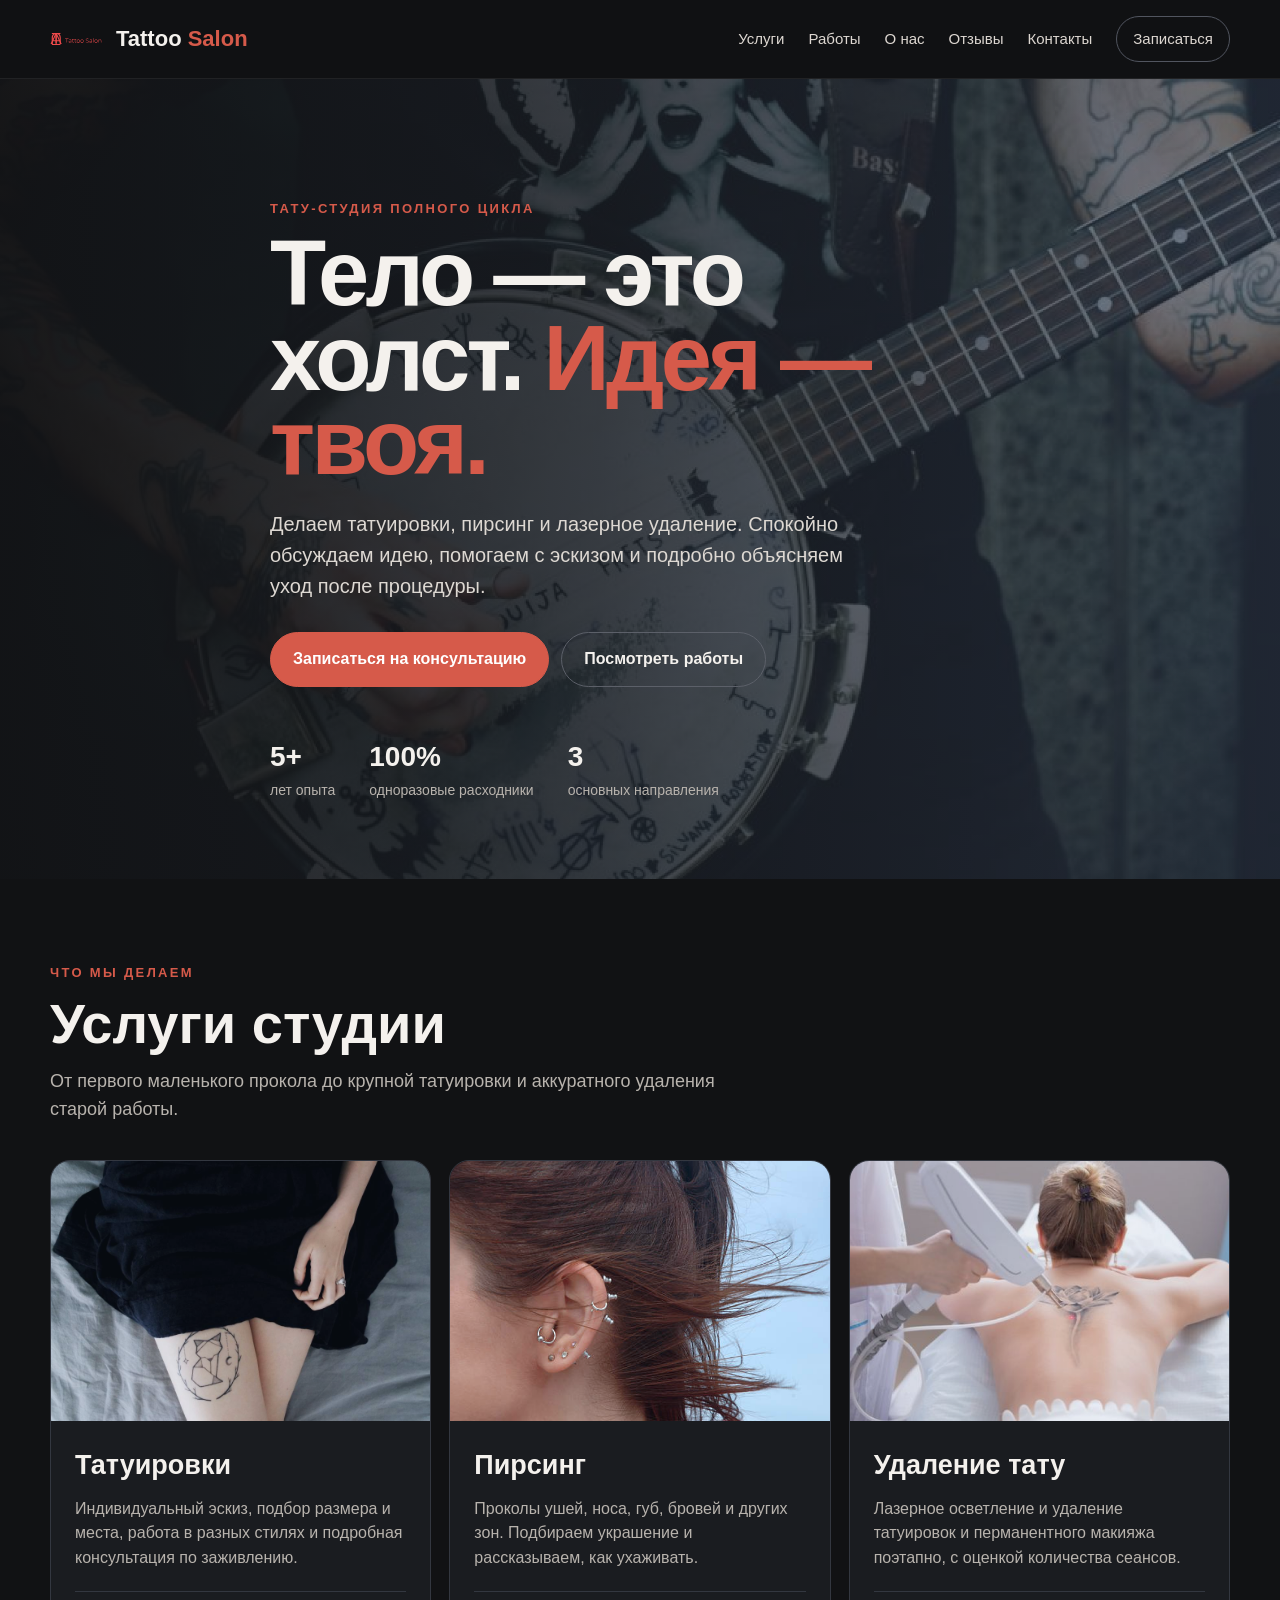
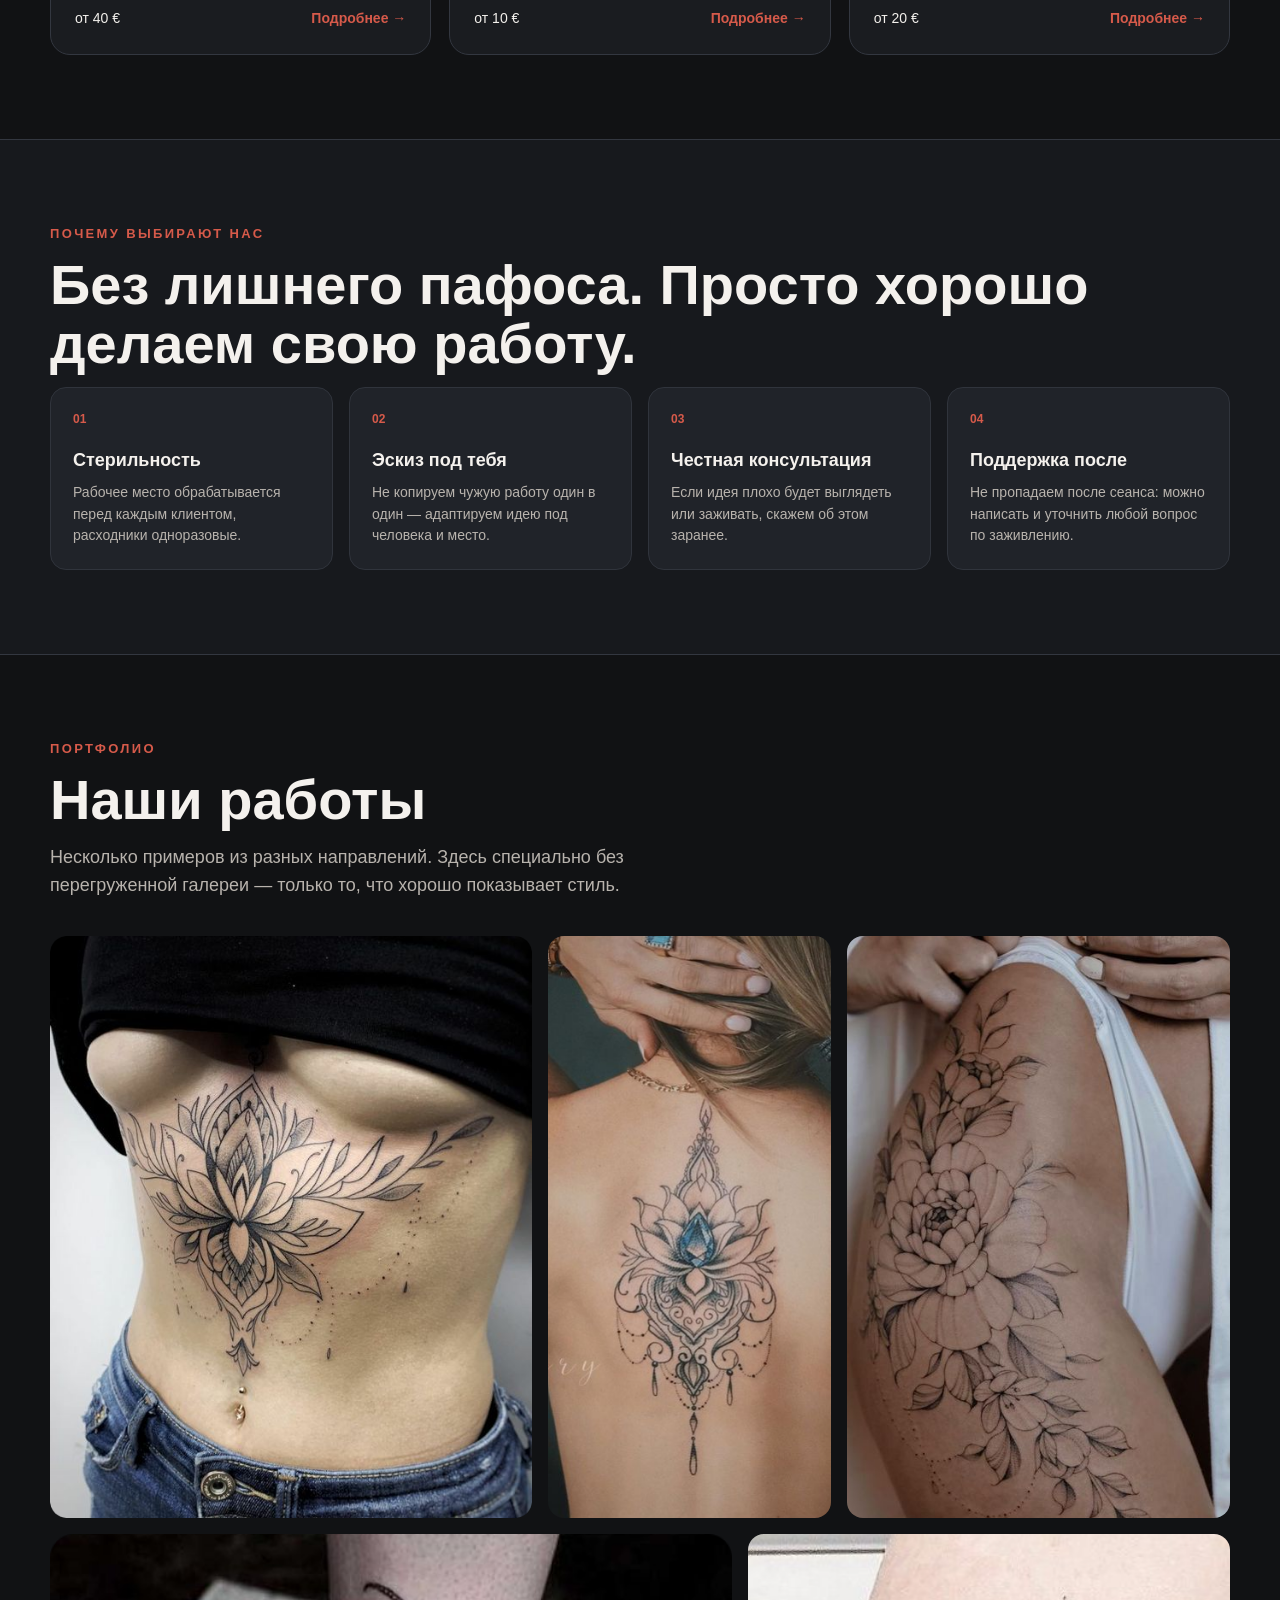
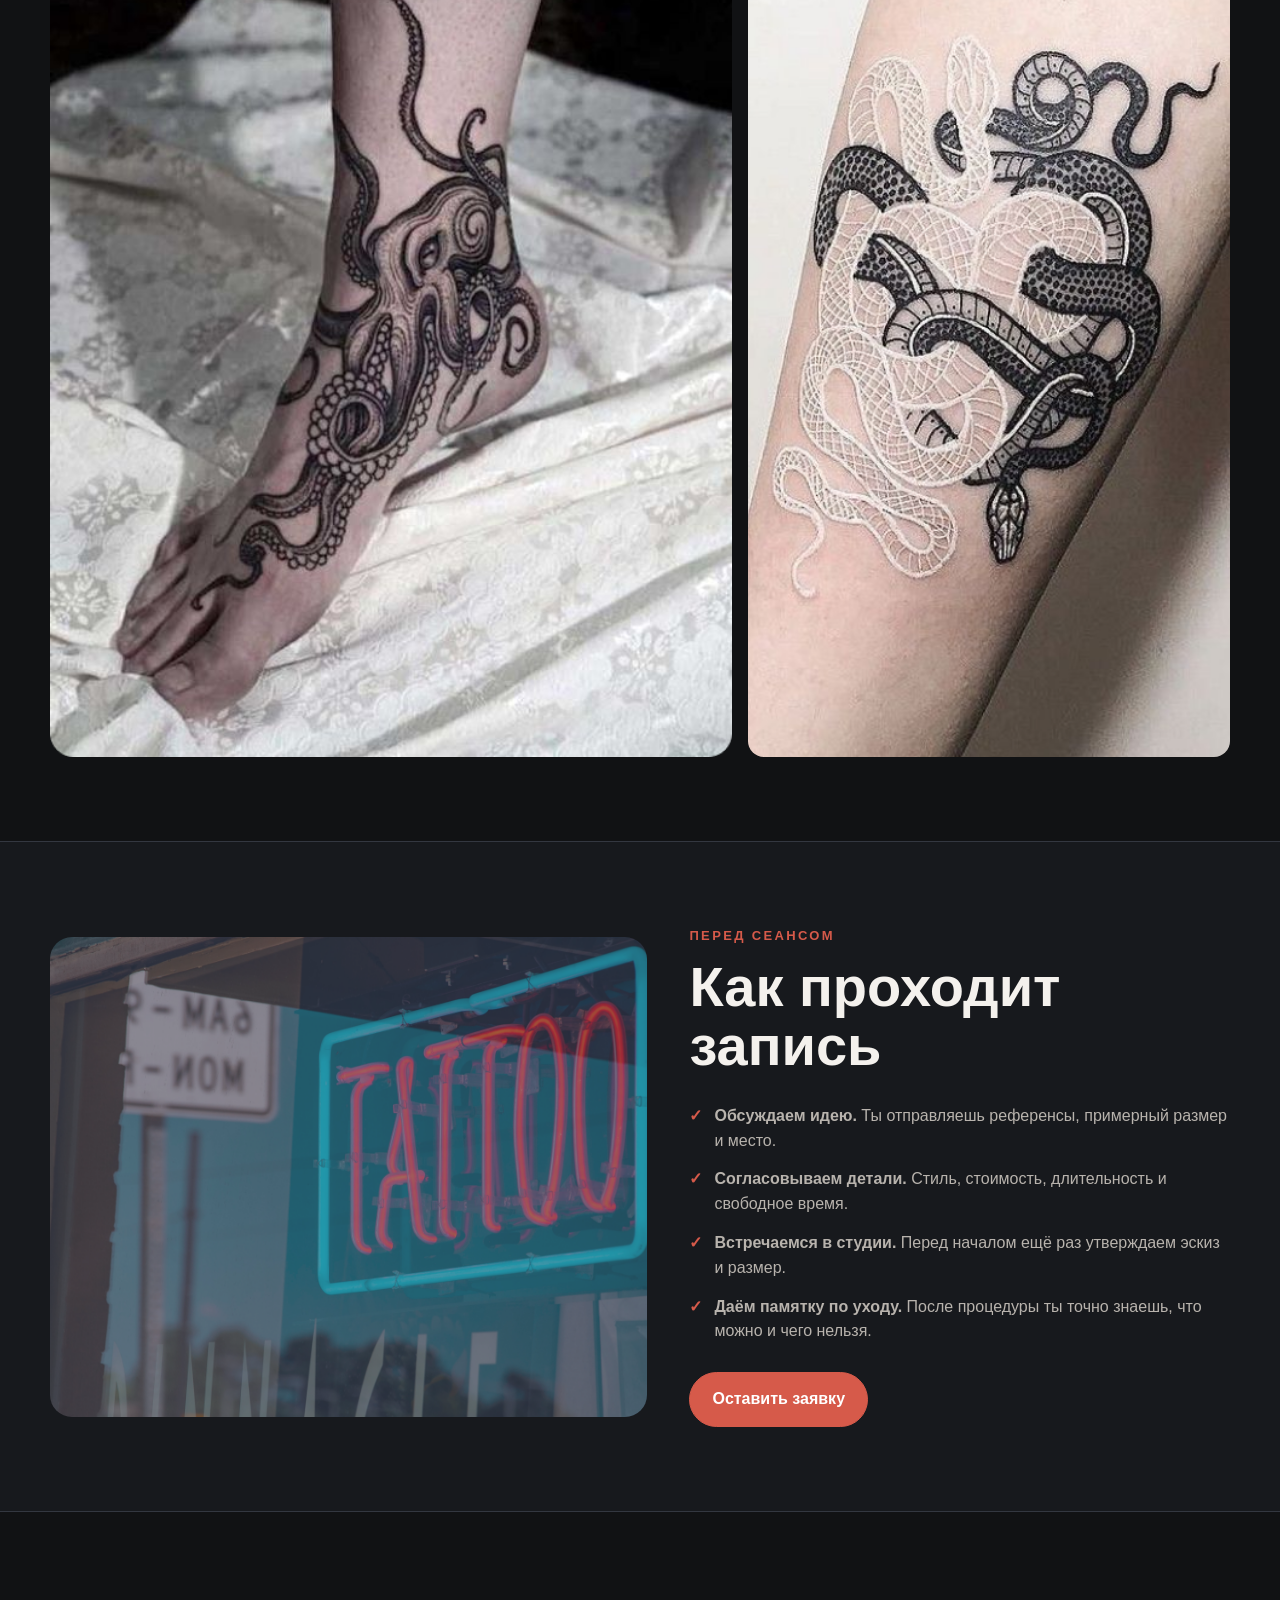
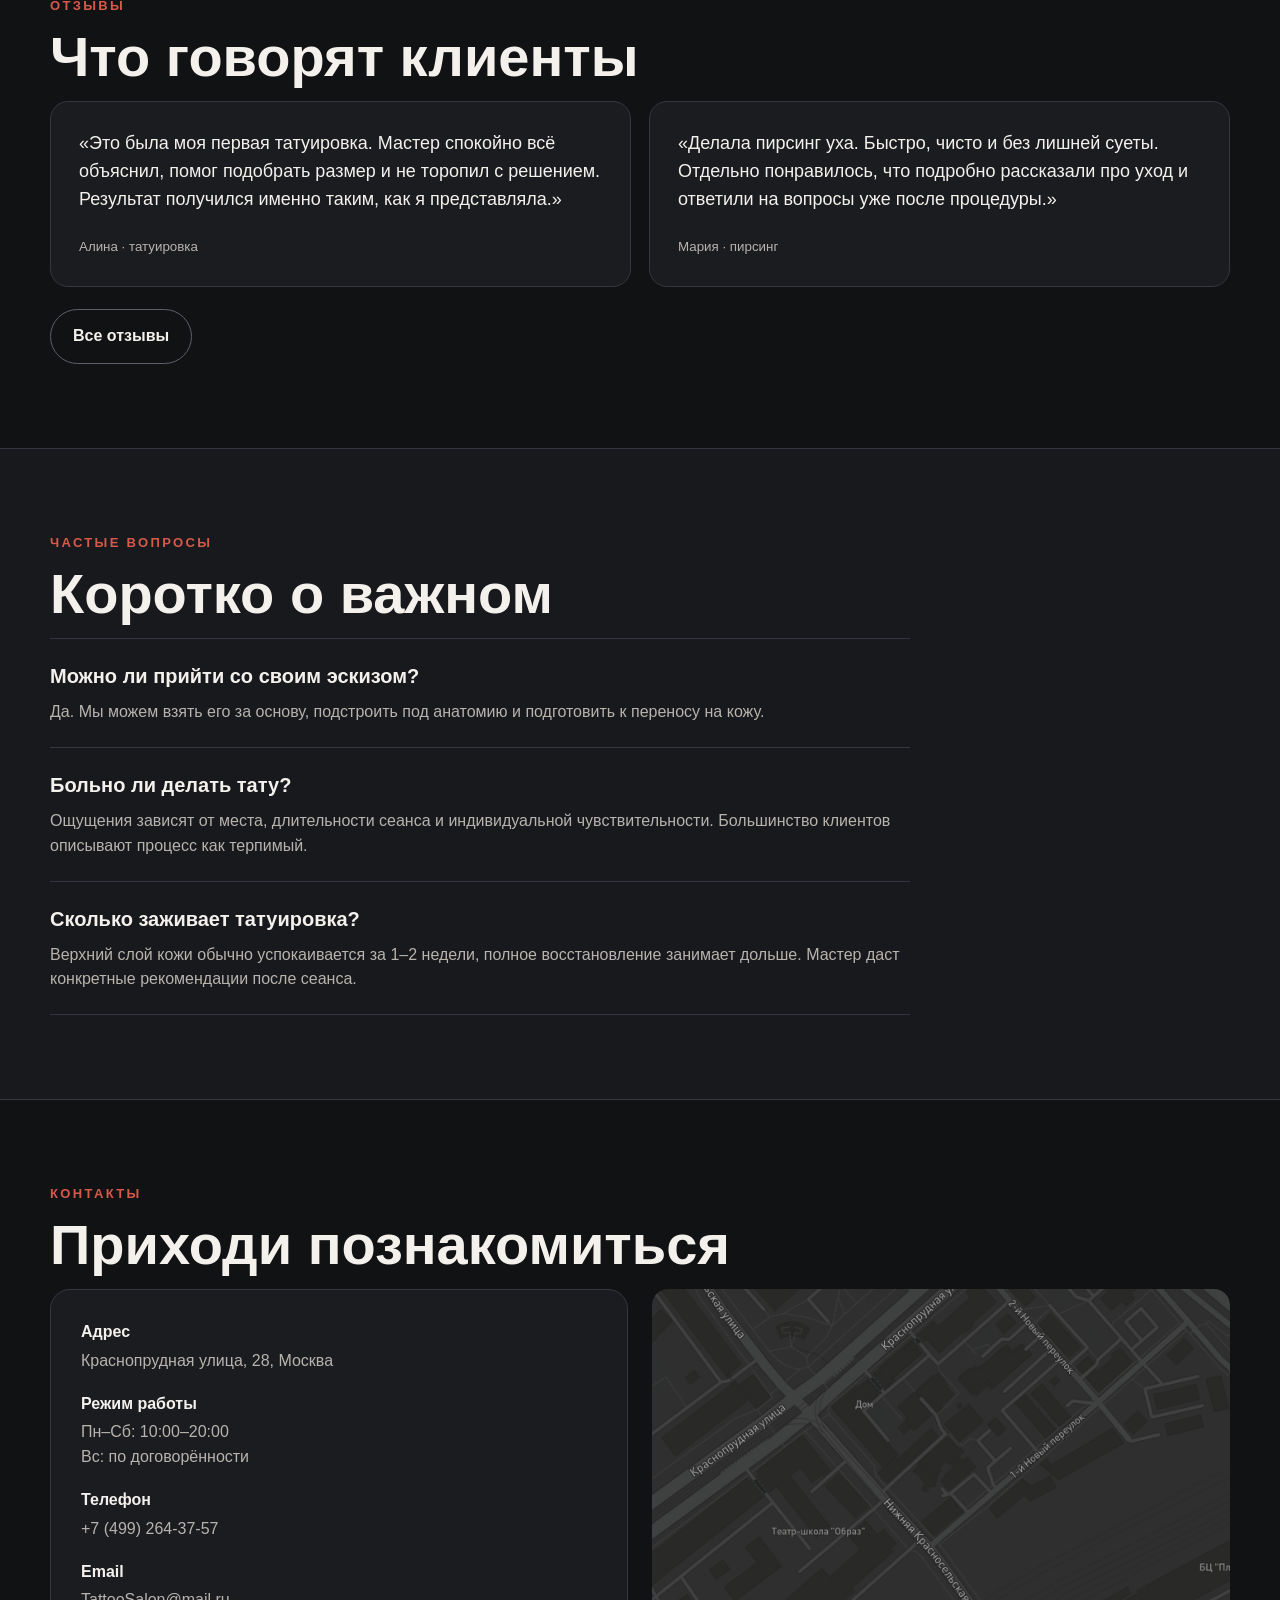
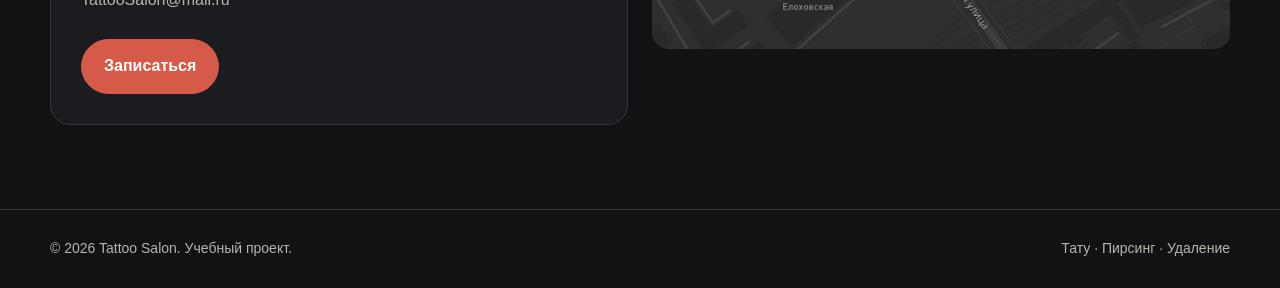
<file: index.html>
<!doctype html><html lang="ru"><head><meta charset="UTF-8"><meta name="viewport" content="width=device-width,initial-scale=1"><title>Tattoo Salon — тату, пирсинг и удаление</title><link rel="stylesheet" href="css/style.css"></head><body>
<header class="header"><div class="container nav-wrap"><a class="brand" href="index.html"><img src="images/tatu.svg" alt="Логотип"><div>Tattoo <span>Salon</span></div></a><button class="menu-btn" aria-label="Меню">☰</button><nav class="nav"><a href="#services">Услуги</a><a href="#works">Работы</a><a href="#about">О нас</a><a href="#reviews">Отзывы</a><a href="#contacts">Контакты</a><a class="nav-cta" href="registration.html">Записаться</a></nav></div></header>
<main>
<section class="hero"><div class="container hero-inner"><div class="eyebrow">Тату-студия полного цикла</div><h1>Тело — это холст. <em>Идея — твоя.</em></h1><p>Делаем татуировки, пирсинг и лазерное удаление. Спокойно обсуждаем идею, помогаем с эскизом и подробно объясняем уход после процедуры.</p><div class="hero-actions"><a class="btn" href="registration.html">Записаться на консультацию</a><a class="btn secondary" href="#works">Посмотреть работы</a></div><div class="hero-meta"><div><strong>5+</strong><span>лет опыта</span></div><div><strong>100%</strong><span>одноразовые расходники</span></div><div><strong>3</strong><span>основных направления</span></div></div></div></section>
<section class="section" id="services"><div class="container"><div class="eyebrow">Что мы делаем</div><h2 class="section-title">Услуги студии</h2><p class="section-lead">От первого маленького прокола до крупной татуировки и аккуратного удаления старой работы.</p><div class="services-grid">
<article class="service-card"><img src="images/13.png" alt="Татуировка"><div class="service-body"><h3>Татуировки</h3><p>Индивидуальный эскиз, подбор размера и места, работа в разных стилях и подробная консультация по заживлению.</p><div class="service-info"><span>от 40 €</span><span><a href="tattoo.html">Подробнее →</a></span></div></div></article>
<article class="service-card"><img src="images/12.png" alt="Пирсинг"><div class="service-body"><h3>Пирсинг</h3><p>Проколы ушей, носа, губ, бровей и других зон. Подбираем украшение и рассказываем, как ухаживать.</p><div class="service-info"><span>от 10 €</span><span><a href="piercing.html">Подробнее →</a></span></div></div></article>
<article class="service-card"><img src="images/14.png" alt="Удаление тату"><div class="service-body"><h3>Удаление тату</h3><p>Лазерное осветление и удаление татуировок и перманентного макияжа поэтапно, с оценкой количества сеансов.</p><div class="service-info"><span>от 20 €</span><span><a href="removing.html">Подробнее →</a></span></div></div></article>
</div></div></section>
<section class="section band" id="about"><div class="container"><div class="eyebrow">Почему выбирают нас</div><h2 class="section-title">Без лишнего пафоса. Просто хорошо делаем свою работу.</h2><div class="benefits"><div class="benefit"><div class="num">01</div><b>Стерильность</b><p>Рабочее место обрабатывается перед каждым клиентом, расходники одноразовые.</p></div><div class="benefit"><div class="num">02</div><b>Эскиз под тебя</b><p>Не копируем чужую работу один в один — адаптируем идею под человека и место.</p></div><div class="benefit"><div class="num">03</div><b>Честная консультация</b><p>Если идея плохо будет выглядеть или заживать, скажем об этом заранее.</p></div><div class="benefit"><div class="num">04</div><b>Поддержка после</b><p>Не пропадаем после сеанса: можно написать и уточнить любой вопрос по заживлению.</p></div></div></div></section>
<section class="section" id="works"><div class="container"><div class="eyebrow">Портфолио</div><h2 class="section-title">Наши работы</h2><p class="section-lead">Несколько примеров из разных направлений. Здесь специально без перегруженной галереи — только то, что хорошо показывает стиль.</p><div class="gallery"><img class="g1" src="images/15.png" alt="Тату работа 1"><img class="g2" src="images/16.png" alt="Тату работа 2"><img class="g3" src="images/17.png" alt="Тату работа 3"><img class="g4" src="images/18.png" alt="Тату работа 4"><img class="g5" src="images/19.png" alt="Тату работа 5"></div></div></section>
<section class="section band"><div class="container split"><div class="split-media"><img src="images/tattosalon.png" alt="Интерьер тату-студии"></div><div><div class="eyebrow">Перед сеансом</div><h2 class="section-title">Как проходит запись</h2><div class="checklist"><div class="check"><i>✓</i><p><b>Обсуждаем идею.</b> Ты отправляешь референсы, примерный размер и место.</p></div><div class="check"><i>✓</i><p><b>Согласовываем детали.</b> Стиль, стоимость, длительность и свободное время.</p></div><div class="check"><i>✓</i><p><b>Встречаемся в студии.</b> Перед началом ещё раз утверждаем эскиз и размер.</p></div><div class="check"><i>✓</i><p><b>Даём памятку по уходу.</b> После процедуры ты точно знаешь, что можно и чего нельзя.</p></div></div><a class="btn" href="registration.html">Оставить заявку</a></div></div></section>
<section class="section" id="reviews"><div class="container"><div class="eyebrow">Отзывы</div><h2 class="section-title">Что говорят клиенты</h2><div class="reviews"><article class="review"><p>«Это была моя первая татуировка. Мастер спокойно всё объяснил, помог подобрать размер и не торопил с решением. Результат получился именно таким, как я представляла.»</p><small>Алина · татуировка</small></article><article class="review"><p>«Делала пирсинг уха. Быстро, чисто и без лишней суеты. Отдельно понравилось, что подробно рассказали про уход и ответили на вопросы уже после процедуры.»</p><small>Мария · пирсинг</small></article></div><div style="margin-top:22px"><a class="btn secondary" href="feedback.html">Все отзывы</a></div></div></section>
<section class="section band"><div class="container"><div class="eyebrow">Частые вопросы</div><h2 class="section-title">Коротко о важном</h2><div class="faq"><div class="faq-item"><h3>Можно ли прийти со своим эскизом?</h3><p>Да. Мы можем взять его за основу, подстроить под анатомию и подготовить к переносу на кожу.</p></div><div class="faq-item"><h3>Больно ли делать тату?</h3><p>Ощущения зависят от места, длительности сеанса и индивидуальной чувствительности. Большинство клиентов описывают процесс как терпимый.</p></div><div class="faq-item"><h3>Сколько заживает татуировка?</h3><p>Верхний слой кожи обычно успокаивается за 1–2 недели, полное восстановление занимает дольше. Мастер даст конкретные рекомендации после сеанса.</p></div></div></div></section>
<section class="section" id="contacts"><div class="container"><div class="eyebrow">Контакты</div><h2 class="section-title">Приходи познакомиться</h2><div class="contact-grid"><div class="contact-card"><div class="contact-list"><div><b>Адрес</b><span>Краснопрудная улица, 28, Москва</span></div><div><b>Режим работы</b><span>Пн–Сб: 10:00–20:00<br>Вс: по договорённости</span></div><div><b>Телефон</b><span>+7 (499) 264-37-57</span></div><div><b>Email</b><span>TattooSalon@mail.ru</span></div></div><div style="margin-top:26px"><a class="btn" href="registration.html">Записаться</a></div></div><div><img class="map-img" src="images/Mapsicle Map.png" alt="Карта"></div></div></div></section>
</main><footer class="footer"><div class="container footer-inner"><span>© 2026 Tattoo Salon. Учебный проект.</span><div><a href="tattoo.html">Тату</a> · <a href="piercing.html">Пирсинг</a> · <a href="removing.html">Удаление</a></div></div></footer><script src="JS/slider.js"></script></body></html>
</file>
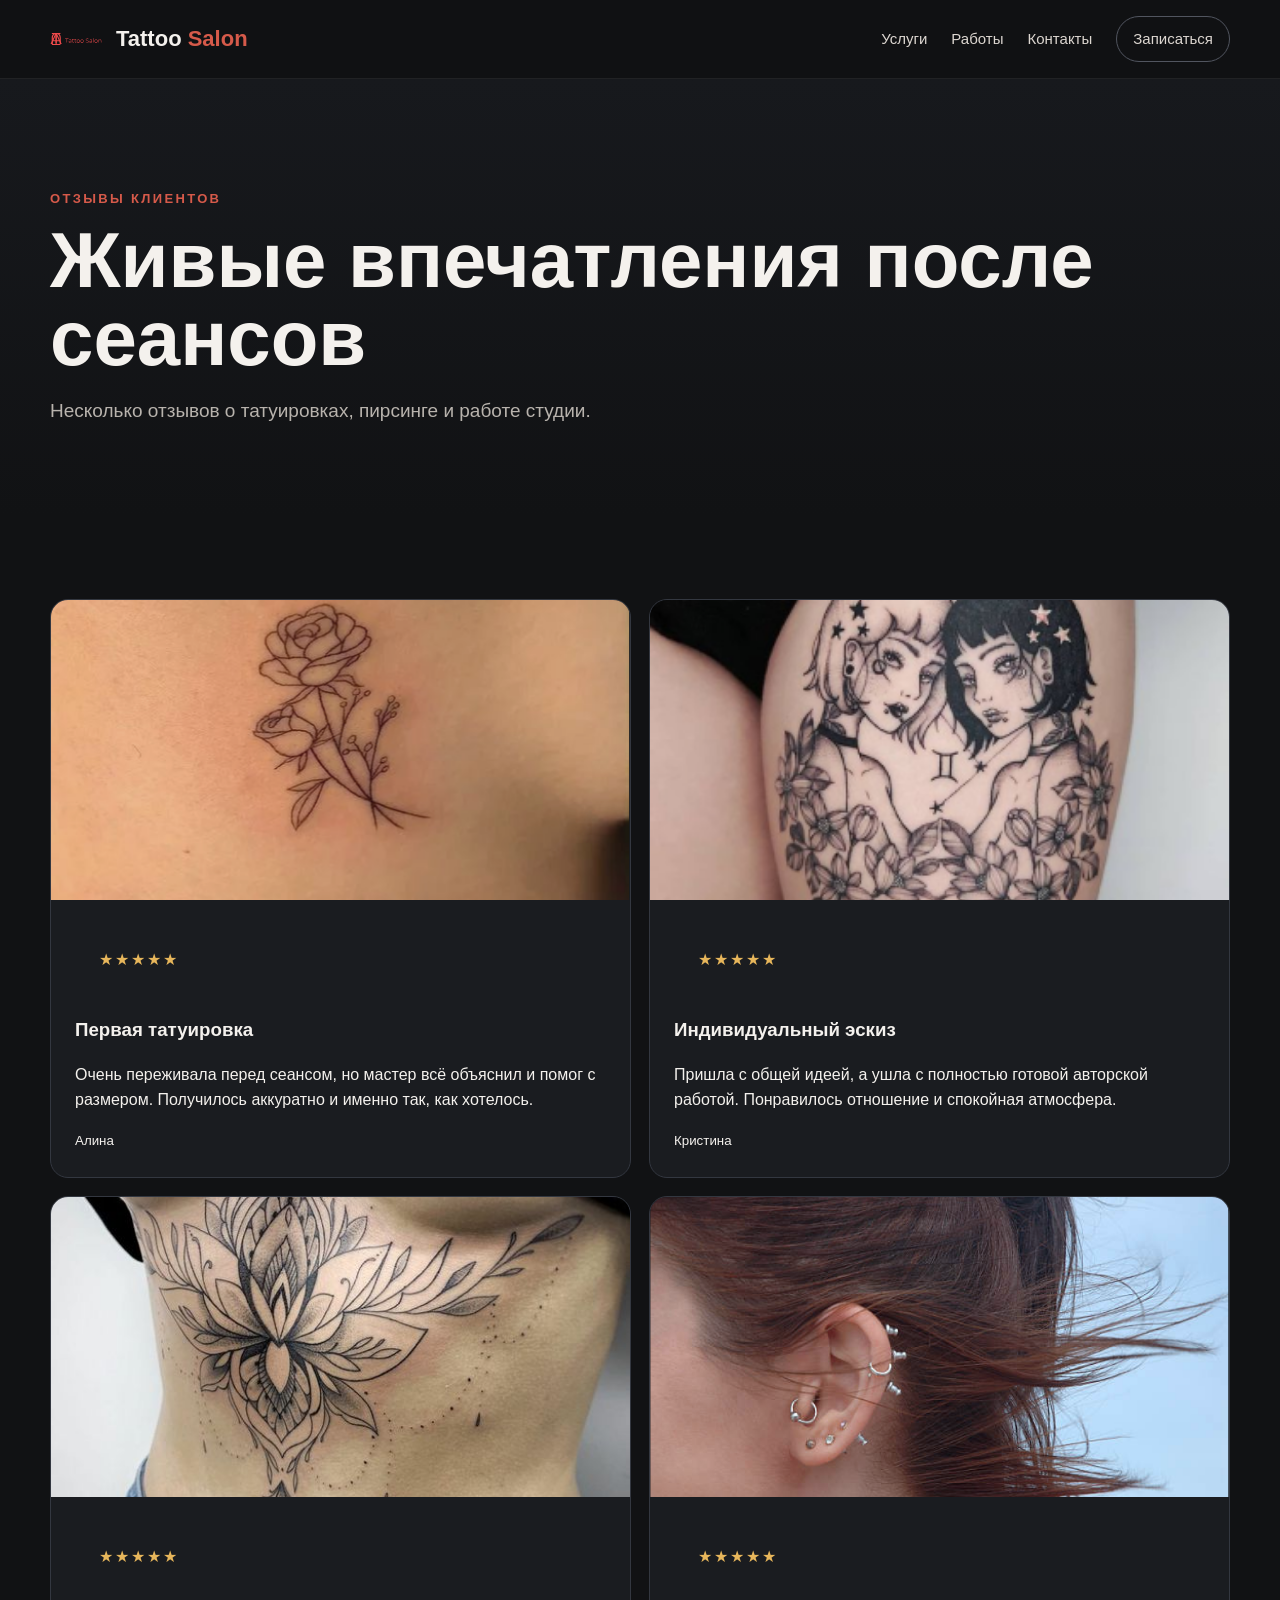
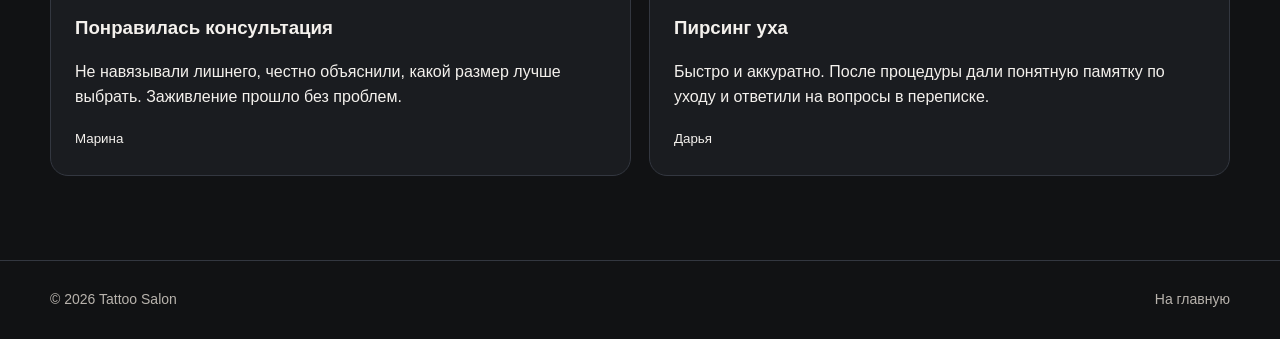
<file: feedback.html>
<!doctype html><html lang="ru"><head><meta charset="UTF-8"><meta name="viewport" content="width=device-width,initial-scale=1"><title>Отзывы — Tattoo Salon</title><link rel="stylesheet" href="css/style.css"></head><body><header class="header"><div class="container nav-wrap"><a class="brand" href="index.html"><img src="images/tatu.svg" alt="Логотип"><div>Tattoo <span>Salon</span></div></a><button class="menu-btn">☰</button><nav class="nav"><a href="index.html#services">Услуги</a><a href="index.html#works">Работы</a><a href="index.html#contacts">Контакты</a><a class="nav-cta" href="registration.html">Записаться</a></nav></div></header><section class="page-hero"><div class="container"><div class="eyebrow">Отзывы клиентов</div><h1>Живые впечатления после сеансов</h1><p>Несколько отзывов о татуировках, пирсинге и работе студии.</p></div></section><section class="section"><div class="container feedback-grid"><article class="feedback-card"><img src="images/20.png" alt="Работа клиента"><div><div class="stars">★★★★★</div><h3>Первая татуировка</h3><p>Очень переживала перед сеансом, но мастер всё объяснил и помог с размером. Получилось аккуратно и именно так, как хотелось.</p><small>Алина</small></div></article><article class="feedback-card"><img src="images/feedback/image 10.png" alt="Работа клиента"><div><div class="stars">★★★★★</div><h3>Индивидуальный эскиз</h3><p>Пришла с общей идеей, а ушла с полностью готовой авторской работой. Понравилось отношение и спокойная атмосфера.</p><small>Кристина</small></div></article><article class="feedback-card"><img src="images/15.png" alt="Работа клиента"><div><div class="stars">★★★★★</div><h3>Понравилась консультация</h3><p>Не навязывали лишнего, честно объяснили, какой размер лучше выбрать. Заживление прошло без проблем.</p><small>Марина</small></div></article><article class="feedback-card"><img src="images/12.png" alt="Пирсинг"><div><div class="stars">★★★★★</div><h3>Пирсинг уха</h3><p>Быстро и аккуратно. После процедуры дали понятную памятку по уходу и ответили на вопросы в переписке.</p><small>Дарья</small></div></article></div></section><footer class="footer"><div class="container footer-inner"><span>© 2026 Tattoo Salon</span><a href="index.html">На главную</a></div></footer><script src="JS/slider.js"></script></body></html>
</file>
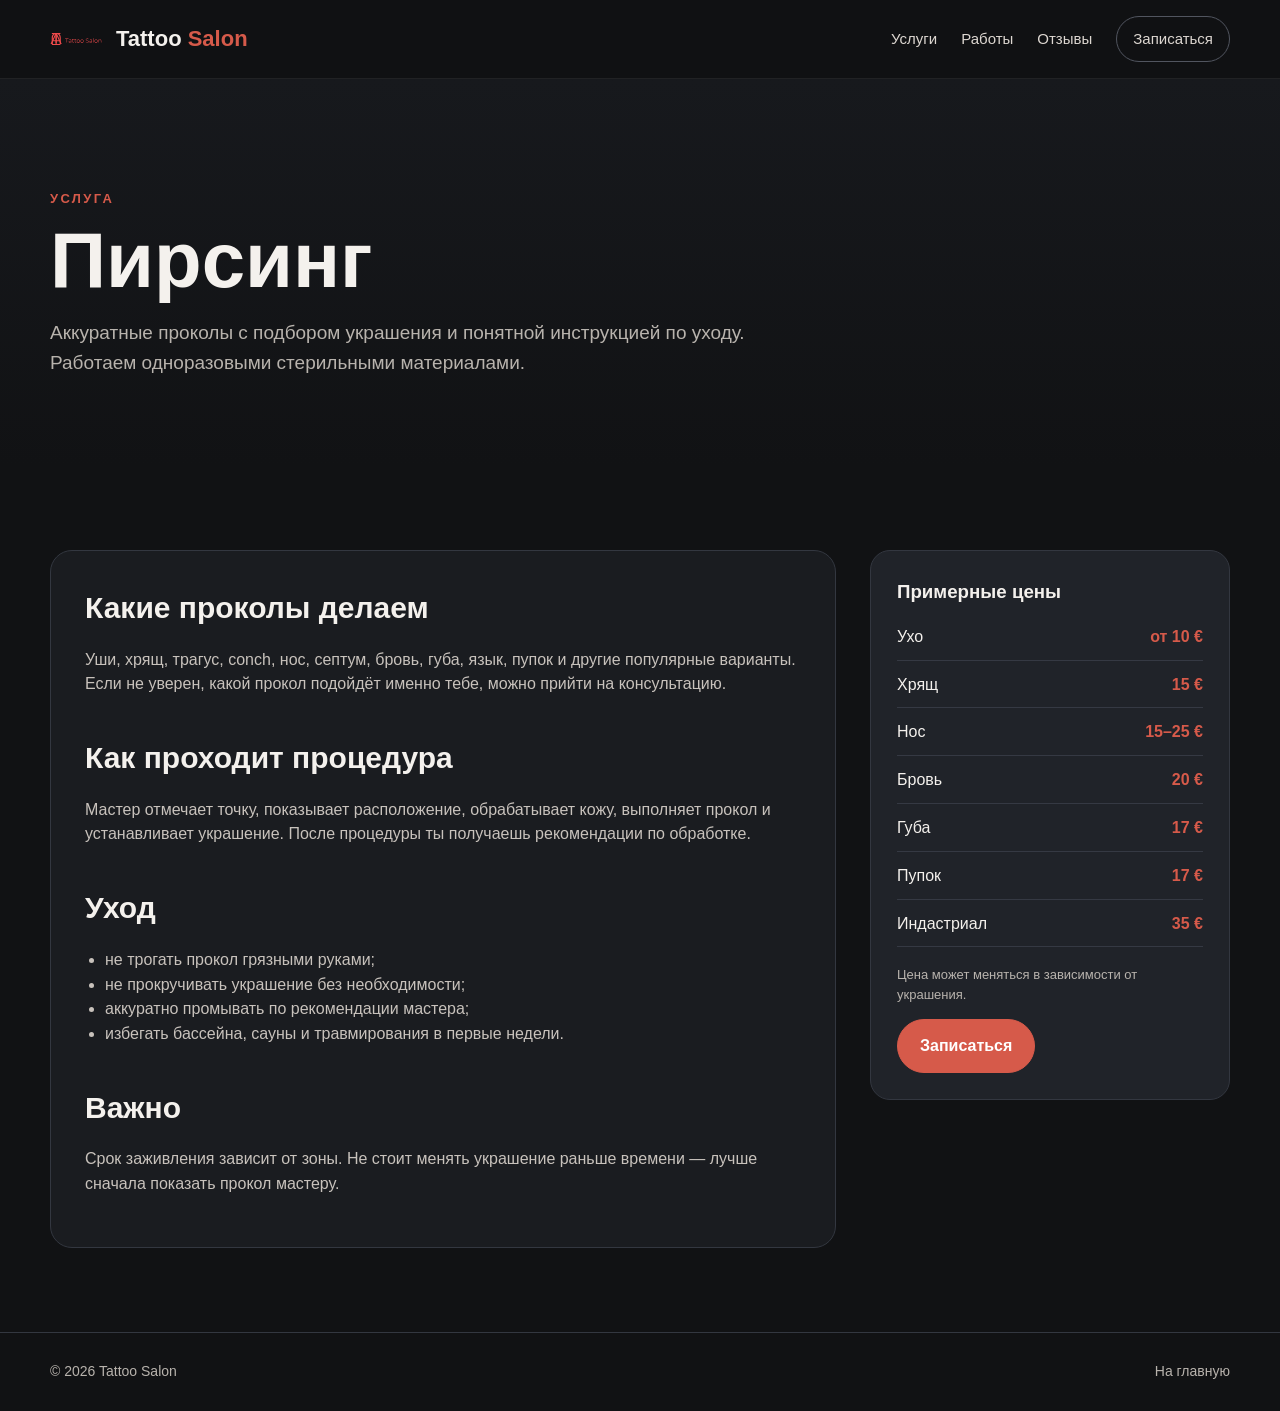
<file: piercing.html>
<!doctype html><html lang="ru"><head><meta charset="UTF-8"><meta name="viewport" content="width=device-width,initial-scale=1"><title>Пирсинг — Tattoo Salon</title><link rel="stylesheet" href="css/style.css"></head><body><header class="header"><div class="container nav-wrap"><a class="brand" href="index.html"><img src="images/tatu.svg" alt="Логотип"><div>Tattoo <span>Salon</span></div></a><button class="menu-btn">☰</button><nav class="nav"><a href="index.html#services">Услуги</a><a href="index.html#works">Работы</a><a href="feedback.html">Отзывы</a><a class="nav-cta" href="registration.html">Записаться</a></nav></div></header><section class="page-hero"><div class="container"><div class="eyebrow">Услуга</div><h1>Пирсинг</h1><p>Аккуратные проколы с подбором украшения и понятной инструкцией по уходу. Работаем одноразовыми стерильными материалами.</p></div></section><section class="section"><div class="container content-grid"><article class="article"><h2>Какие проколы делаем</h2><p>Уши, хрящ, трагус, conch, нос, септум, бровь, губа, язык, пупок и другие популярные варианты. Если не уверен, какой прокол подойдёт именно тебе, можно прийти на консультацию.</p><h2>Как проходит процедура</h2><p>Мастер отмечает точку, показывает расположение, обрабатывает кожу, выполняет прокол и устанавливает украшение. После процедуры ты получаешь рекомендации по обработке.</p><h2>Уход</h2><ul><li>не трогать прокол грязными руками;</li><li>не прокручивать украшение без необходимости;</li><li>аккуратно промывать по рекомендации мастера;</li><li>избегать бассейна, сауны и травмирования в первые недели.</li></ul><h2>Важно</h2><p>Срок заживления зависит от зоны. Не стоит менять украшение раньше времени — лучше сначала показать прокол мастеру.</p></article><aside class="side-card"><h3>Примерные цены</h3><div class="price-list"><div class="price-row"><span>Ухо</span><span>от 10 €</span></div><div class="price-row"><span>Хрящ</span><span>15 €</span></div><div class="price-row"><span>Нос</span><span>15–25 €</span></div><div class="price-row"><span>Бровь</span><span>20 €</span></div><div class="price-row"><span>Губа</span><span>17 €</span></div><div class="price-row"><span>Пупок</span><span>17 €</span></div><div class="price-row"><span>Индастриал</span><span>35 €</span></div></div><p class="note">Цена может меняться в зависимости от украшения.</p><a class="btn" href="registration.html">Записаться</a></aside></div></section><footer class="footer"><div class="container footer-inner"><span>© 2026 Tattoo Salon</span><a href="index.html">На главную</a></div></footer><script src="JS/slider.js"></script></body></html>
</file>
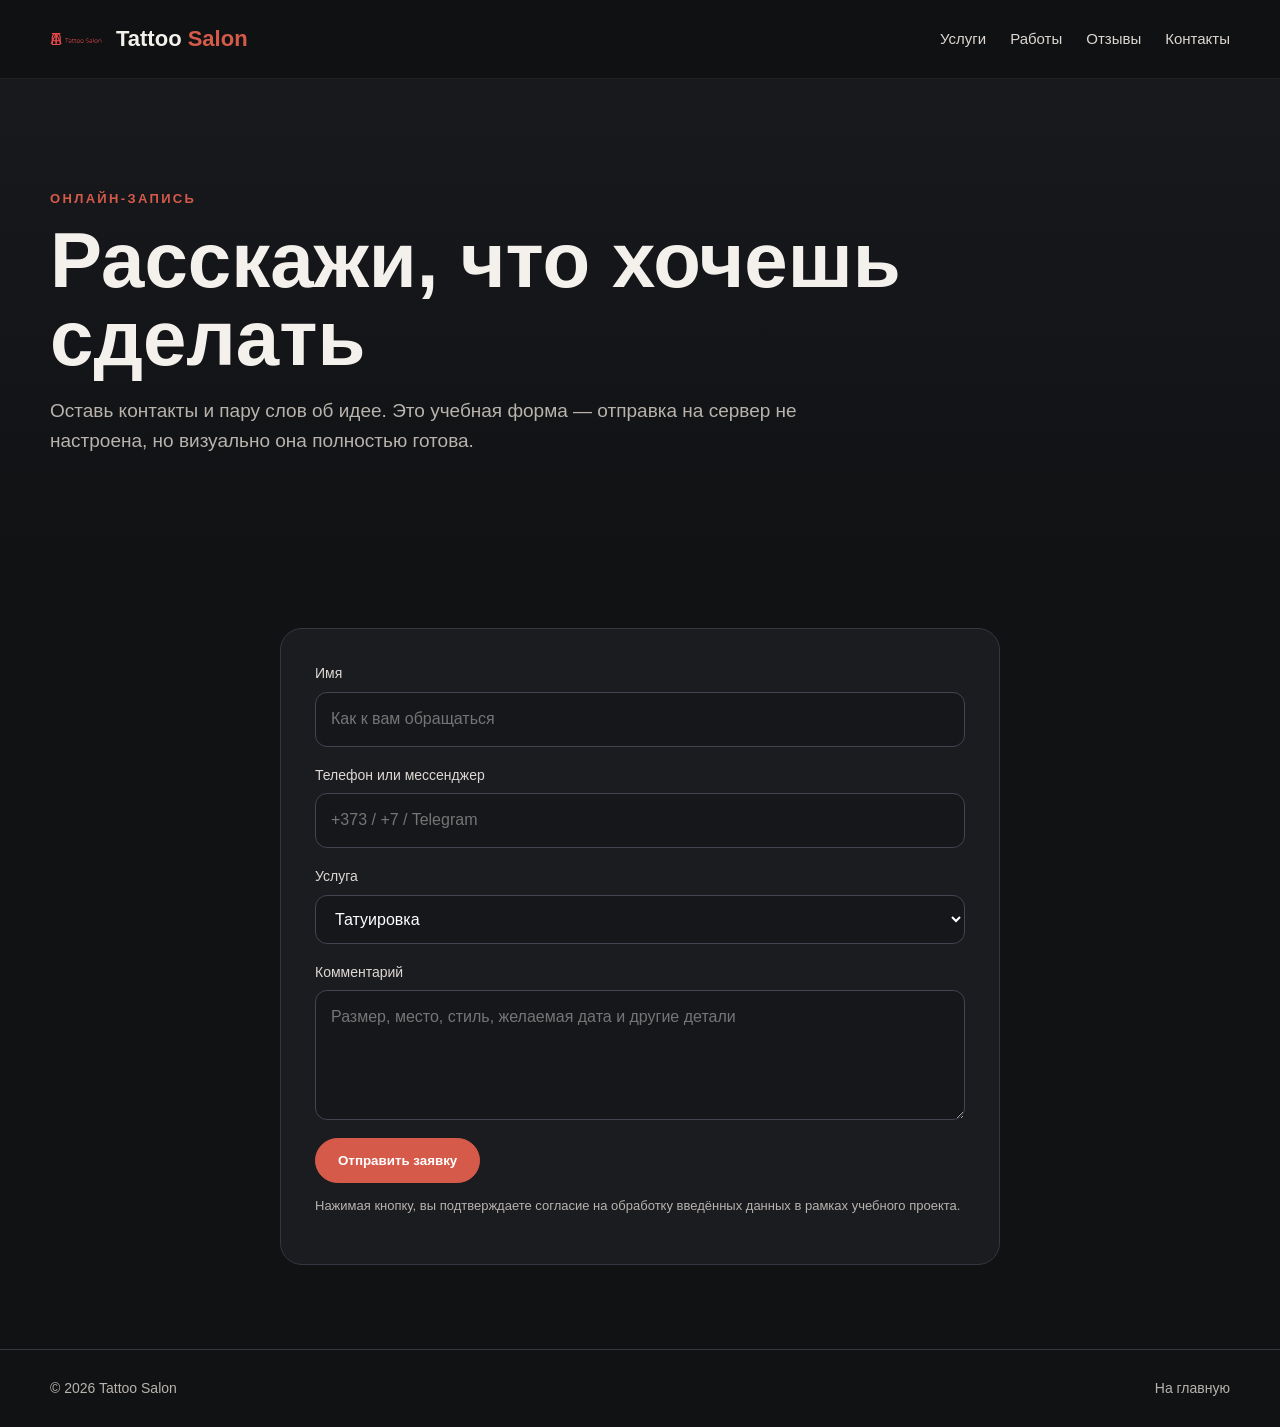
<file: registration.html>
<!doctype html><html lang="ru"><head><meta charset="UTF-8"><meta name="viewport" content="width=device-width,initial-scale=1"><title>Запись — Tattoo Salon</title><link rel="stylesheet" href="css/style.css"></head><body><header class="header"><div class="container nav-wrap"><a class="brand" href="index.html"><img src="images/tatu.svg" alt="Логотип"><div>Tattoo <span>Salon</span></div></a><button class="menu-btn">☰</button><nav class="nav"><a href="index.html#services">Услуги</a><a href="index.html#works">Работы</a><a href="feedback.html">Отзывы</a><a href="index.html#contacts">Контакты</a></nav></div></header><section class="page-hero"><div class="container"><div class="eyebrow">Онлайн-запись</div><h1>Расскажи, что хочешь сделать</h1><p>Оставь контакты и пару слов об идее. Это учебная форма — отправка на сервер не настроена, но визуально она полностью готова.</p></div></section><section class="section"><div class="container form-wrap"><form class="form-card" onsubmit="event.preventDefault();alert('Спасибо! Заявка заполнена.');"><div class="field"><label for="name">Имя</label><input id="name" type="text" placeholder="Как к вам обращаться" required></div><div class="field"><label for="phone">Телефон или мессенджер</label><input id="phone" type="text" placeholder="+373 / +7 / Telegram" required></div><div class="field"><label for="service">Услуга</label><select id="service"><option>Татуировка</option><option>Пирсинг</option><option>Удаление тату</option><option>Консультация</option></select></div><div class="field"><label for="text">Комментарий</label><textarea id="text" placeholder="Размер, место, стиль, желаемая дата и другие детали"></textarea></div><button class="btn" type="submit">Отправить заявку</button><p class="note">Нажимая кнопку, вы подтверждаете согласие на обработку введённых данных в рамках учебного проекта.</p></form></div></section><footer class="footer"><div class="container footer-inner"><span>© 2026 Tattoo Salon</span><a href="index.html">На главную</a></div></footer><script src="JS/slider.js"></script></body></html>
</file>
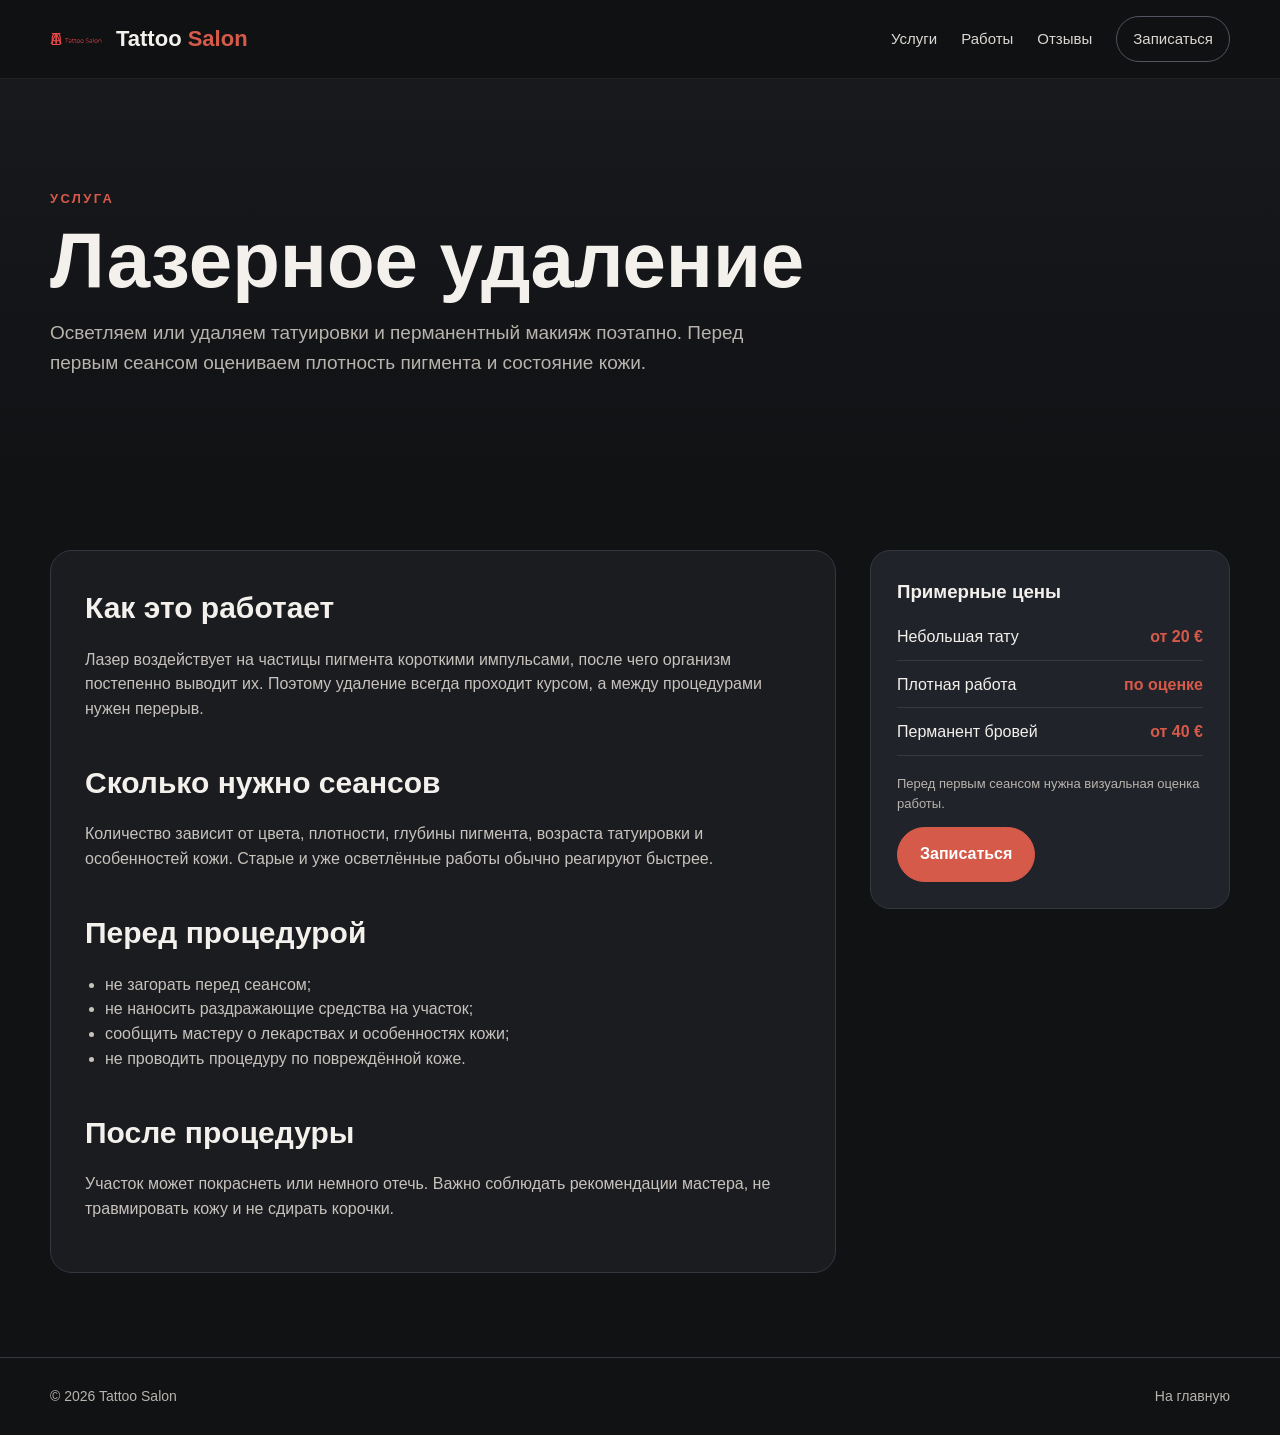
<file: removing.html>
<!doctype html><html lang="ru"><head><meta charset="UTF-8"><meta name="viewport" content="width=device-width,initial-scale=1"><title>Удаление тату — Tattoo Salon</title><link rel="stylesheet" href="css/style.css"></head><body><header class="header"><div class="container nav-wrap"><a class="brand" href="index.html"><img src="images/tatu.svg" alt="Логотип"><div>Tattoo <span>Salon</span></div></a><button class="menu-btn">☰</button><nav class="nav"><a href="index.html#services">Услуги</a><a href="index.html#works">Работы</a><a href="feedback.html">Отзывы</a><a class="nav-cta" href="registration.html">Записаться</a></nav></div></header><section class="page-hero"><div class="container"><div class="eyebrow">Услуга</div><h1>Лазерное удаление</h1><p>Осветляем или удаляем татуировки и перманентный макияж поэтапно. Перед первым сеансом оцениваем плотность пигмента и состояние кожи.</p></div></section><section class="section"><div class="container content-grid"><article class="article"><h2>Как это работает</h2><p>Лазер воздействует на частицы пигмента короткими импульсами, после чего организм постепенно выводит их. Поэтому удаление всегда проходит курсом, а между процедурами нужен перерыв.</p><h2>Сколько нужно сеансов</h2><p>Количество зависит от цвета, плотности, глубины пигмента, возраста татуировки и особенностей кожи. Старые и уже осветлённые работы обычно реагируют быстрее.</p><h2>Перед процедурой</h2><ul><li>не загорать перед сеансом;</li><li>не наносить раздражающие средства на участок;</li><li>сообщить мастеру о лекарствах и особенностях кожи;</li><li>не проводить процедуру по повреждённой коже.</li></ul><h2>После процедуры</h2><p>Участок может покраснеть или немного отечь. Важно соблюдать рекомендации мастера, не травмировать кожу и не сдирать корочки.</p></article><aside class="side-card"><h3>Примерные цены</h3><div class="price-list"><div class="price-row"><span>Небольшая тату</span><span>от 20 €</span></div><div class="price-row"><span>Плотная работа</span><span>по оценке</span></div><div class="price-row"><span>Перманент бровей</span><span>от 40 €</span></div></div><p class="note">Перед первым сеансом нужна визуальная оценка работы.</p><a class="btn" href="registration.html">Записаться</a></aside></div></section><footer class="footer"><div class="container footer-inner"><span>© 2026 Tattoo Salon</span><a href="index.html">На главную</a></div></footer><script src="JS/slider.js"></script></body></html>
</file>
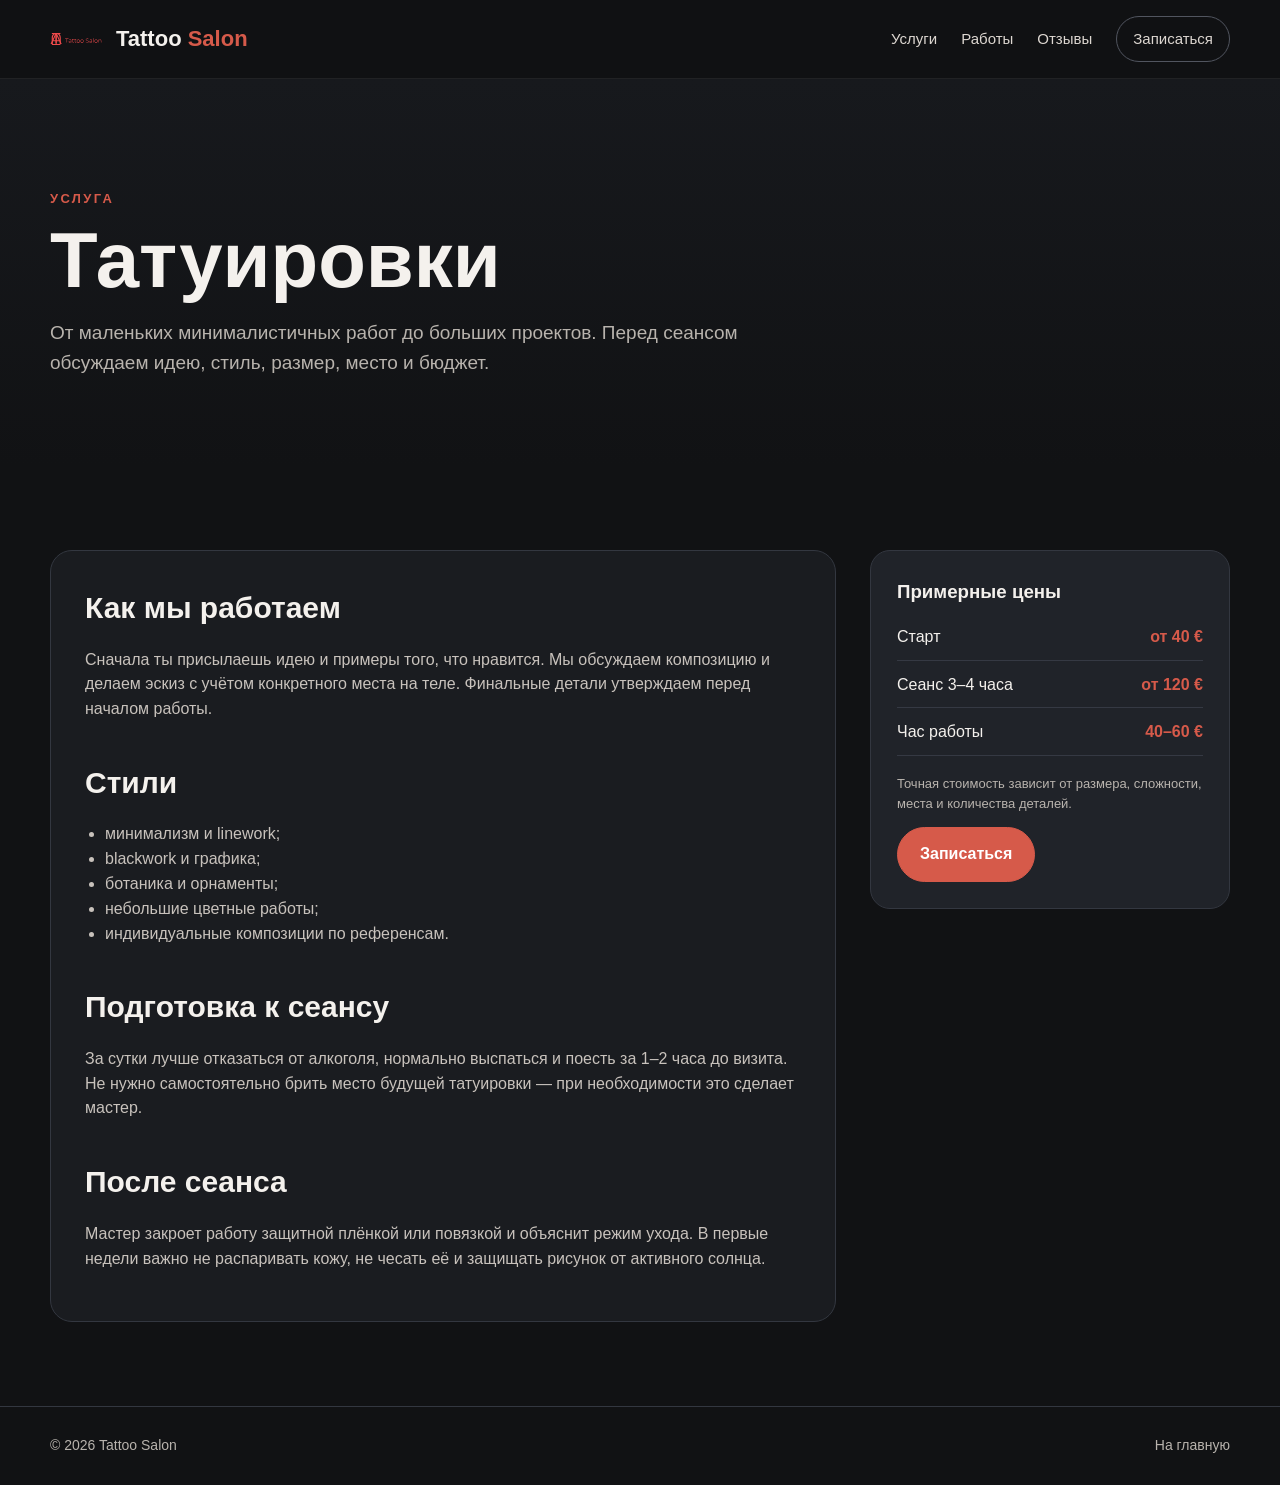
<file: tattoo.html>
<!doctype html><html lang="ru"><head><meta charset="UTF-8"><meta name="viewport" content="width=device-width,initial-scale=1"><title>Татуировки — Tattoo Salon</title><link rel="stylesheet" href="css/style.css"></head><body><header class="header"><div class="container nav-wrap"><a class="brand" href="index.html"><img src="images/tatu.svg" alt="Логотип"><div>Tattoo <span>Salon</span></div></a><button class="menu-btn">☰</button><nav class="nav"><a href="index.html#services">Услуги</a><a href="index.html#works">Работы</a><a href="feedback.html">Отзывы</a><a class="nav-cta" href="registration.html">Записаться</a></nav></div></header><section class="page-hero"><div class="container"><div class="eyebrow">Услуга</div><h1>Татуировки</h1><p>От маленьких минималистичных работ до больших проектов. Перед сеансом обсуждаем идею, стиль, размер, место и бюджет.</p></div></section><section class="section"><div class="container content-grid"><article class="article"><h2>Как мы работаем</h2><p>Сначала ты присылаешь идею и примеры того, что нравится. Мы обсуждаем композицию и делаем эскиз с учётом конкретного места на теле. Финальные детали утверждаем перед началом работы.</p><h2>Стили</h2><ul><li>минимализм и linework;</li><li>blackwork и графика;</li><li>ботаника и орнаменты;</li><li>небольшие цветные работы;</li><li>индивидуальные композиции по референсам.</li></ul><h2>Подготовка к сеансу</h2><p>За сутки лучше отказаться от алкоголя, нормально выспаться и поесть за 1–2 часа до визита. Не нужно самостоятельно брить место будущей татуировки — при необходимости это сделает мастер.</p><h2>После сеанса</h2><p>Мастер закроет работу защитной плёнкой или повязкой и объяснит режим ухода. В первые недели важно не распаривать кожу, не чесать её и защищать рисунок от активного солнца.</p></article><aside class="side-card"><h3>Примерные цены</h3><div class="price-list"><div class="price-row"><span>Старт</span><span>от 40 €</span></div><div class="price-row"><span>Сеанс 3–4 часа</span><span>от 120 €</span></div><div class="price-row"><span>Час работы</span><span>40–60 €</span></div></div><p class="note">Точная стоимость зависит от размера, сложности, места и количества деталей.</p><a class="btn" href="registration.html">Записаться</a></aside></div></section><footer class="footer"><div class="container footer-inner"><span>© 2026 Tattoo Salon</span><a href="index.html">На главную</a></div></footer><script src="JS/slider.js"></script></body></html>
</file>
<file: css/style.css>
:root{--bg:#111214;--card:#1a1c20;--card2:#202329;--text:#f4f1ed;--muted:#b8b3ad;--accent:#d65a4a;--line:#333740;--soft:#e7ded4;--radius:20px;--max:1180px}
*{box-sizing:border-box}html{scroll-behavior:smooth}body{margin:0;background:var(--bg);color:var(--text);font-family:Arial,Helvetica,sans-serif;line-height:1.55}img{max-width:100%;display:block}a{color:inherit;text-decoration:none}.container{width:min(var(--max),calc(100% - 40px));margin:0 auto}.section{padding:84px 0}.section-title{font-size:clamp(32px,5vw,56px);margin:0 0 14px;line-height:1.05}.section-lead{max-width:700px;color:var(--muted);font-size:18px;margin:0 0 36px}.eyebrow{font-size:13px;letter-spacing:.18em;text-transform:uppercase;color:var(--accent);font-weight:700;margin-bottom:12px}.btn{display:inline-flex;align-items:center;justify-content:center;gap:8px;padding:14px 22px;border-radius:999px;background:var(--accent);color:white;font-weight:700;border:1px solid var(--accent);transition:.2s}.btn:hover{transform:translateY(-2px);filter:brightness(1.08)}.btn.secondary{background:transparent;border-color:#5c6069;color:var(--text)}.btn.secondary:hover{border-color:var(--soft)}
.header{position:sticky;top:0;z-index:20;background:rgba(17,18,20,.92);backdrop-filter:blur(10px);border-bottom:1px solid rgba(255,255,255,.07)}.nav-wrap{height:78px;display:flex;align-items:center;justify-content:space-between;gap:30px}.brand{display:flex;align-items:center;gap:14px;font-weight:700;font-size:22px;white-space:nowrap}.brand img{width:52px;height:52px;object-fit:contain}.brand span{color:var(--accent)}.nav{display:flex;align-items:center;gap:24px}.nav a{color:#ddd7d1;font-size:15px}.nav a:hover{color:white}.nav .nav-cta{padding:10px 16px;border:1px solid #51555f;border-radius:999px}.menu-btn{display:none;background:none;border:0;color:white;font-size:26px}
.hero{min-height:680px;display:grid;align-items:end;background:linear-gradient(90deg,rgba(17,18,20,.94) 0%,rgba(17,18,20,.7) 47%,rgba(17,18,20,.2) 100%),url('../images/main.png') center/cover no-repeat}.hero-inner{padding:120px 0 76px;max-width:740px}.hero h1{font-size:clamp(48px,8vw,92px);line-height:.92;margin:0 0 24px;letter-spacing:-.04em}.hero h1 em{font-style:normal;color:var(--accent)}.hero p{font-size:20px;color:#ddd8d2;max-width:620px;margin:0 0 30px}.hero-actions{display:flex;gap:12px;flex-wrap:wrap}.hero-meta{display:flex;gap:34px;flex-wrap:wrap;margin-top:48px}.hero-meta strong{display:block;font-size:28px}.hero-meta span{color:var(--muted);font-size:14px}
.services-grid{display:grid;grid-template-columns:repeat(3,1fr);gap:18px}.service-card{background:var(--card);border:1px solid var(--line);border-radius:var(--radius);overflow:hidden}.service-card img{height:260px;width:100%;object-fit:cover}.service-body{padding:24px}.service-body h3{font-size:27px;margin:0 0 10px}.service-body p{color:var(--muted);margin:0 0 20px}.service-info{display:flex;justify-content:space-between;gap:15px;border-top:1px solid var(--line);padding-top:16px;font-size:14px}.service-info span:last-child{color:var(--accent);font-weight:700}
.band{background:#17191d;border-top:1px solid var(--line);border-bottom:1px solid var(--line)}.benefits{display:grid;grid-template-columns:repeat(4,1fr);gap:16px}.benefit{padding:22px;border-radius:16px;background:var(--card2);border:1px solid #30343c}.benefit b{font-size:18px;display:block;margin-bottom:7px}.benefit p{color:var(--muted);margin:0;font-size:14px}.benefit .num{font-size:12px;color:var(--accent);font-weight:700;margin-bottom:18px}
.gallery{display:grid;grid-template-columns:repeat(12,1fr);gap:16px}.gallery img{width:100%;height:100%;object-fit:cover;border-radius:16px}.g1{grid-column:span 5;height:500px}.g2{grid-column:span 3;height:500px}.g3{grid-column:span 4;height:500px}.g4{grid-column:span 7;height:350px}.g5{grid-column:span 5;height:350px}
.split{display:grid;grid-template-columns:1.05fr .95fr;gap:42px;align-items:center}.split-media img{border-radius:22px;min-height:480px;object-fit:cover}.checklist{display:grid;gap:14px;margin:28px 0}.check{display:flex;gap:12px;align-items:flex-start}.check i{font-style:normal;color:var(--accent);font-weight:700}.check p{margin:0;color:var(--muted)}
.reviews{display:grid;grid-template-columns:repeat(2,1fr);gap:18px}.review{padding:28px;background:var(--card);border:1px solid var(--line);border-radius:18px}.review p{font-size:18px;margin:0 0 20px}.review small{color:var(--muted)}
.faq{max-width:860px}.faq-item{border-top:1px solid var(--line);padding:22px 0}.faq-item:last-child{border-bottom:1px solid var(--line)}.faq-item h3{margin:0 0 8px;font-size:20px}.faq-item p{margin:0;color:var(--muted)}
.contact-grid{display:grid;grid-template-columns:1fr 1fr;gap:24px}.contact-card{background:var(--card);border:1px solid var(--line);border-radius:20px;padding:30px}.contact-list{display:grid;gap:18px}.contact-list b{display:block;margin-bottom:4px}.contact-list span{color:var(--muted)}.map-img{border-radius:16px;width:100%;height:360px;object-fit:cover;opacity:.9}
.footer{border-top:1px solid var(--line);padding:28px 0;color:var(--muted);font-size:14px}.footer-inner{display:flex;justify-content:space-between;gap:20px;flex-wrap:wrap}.footer a:hover{color:white}
.page-hero{padding:110px 0 70px;background:linear-gradient(180deg,#17191d,#111214)}.page-hero h1{font-size:clamp(44px,7vw,78px);margin:0 0 16px;line-height:1}.page-hero p{max-width:760px;color:var(--muted);font-size:19px}.content-grid{display:grid;grid-template-columns:1fr 360px;gap:34px;align-items:start}.article{background:var(--card);border:1px solid var(--line);border-radius:22px;padding:34px}.article h2{font-size:30px;margin:38px 0 12px}.article h2:first-child{margin-top:0}.article p,.article li{color:#c8c2bc}.article ul{padding-left:20px}.side-card{position:sticky;top:100px;background:var(--card2);border:1px solid var(--line);border-radius:20px;padding:26px}.side-card h3{margin-top:0}.price-list{display:grid;gap:12px;margin:18px 0}.price-row{display:flex;justify-content:space-between;gap:18px;padding-bottom:10px;border-bottom:1px solid #353943}.price-row span:last-child{color:var(--accent);font-weight:700;white-space:nowrap}
.form-wrap{max-width:720px;margin:0 auto}.form-card{background:var(--card);border:1px solid var(--line);padding:34px;border-radius:22px}.field{display:grid;gap:7px;margin-bottom:18px}.field label{font-size:14px;color:#ded8d2}.field input,.field select,.field textarea{width:100%;border:1px solid #414650;background:#15171a;color:white;border-radius:12px;padding:14px 15px;font:inherit;outline:none}.field textarea{min-height:130px;resize:vertical}.field input:focus,.field select:focus,.field textarea:focus{border-color:var(--accent)}.note{font-size:13px;color:var(--muted)}
.feedback-grid{display:grid;grid-template-columns:repeat(2,1fr);gap:18px}.feedback-card{background:var(--card);border:1px solid var(--line);border-radius:18px;overflow:hidden}.feedback-card img{width:100%;height:300px;object-fit:cover}.feedback-card div{padding:24px}.stars{color:#e7b65b;letter-spacing:2px}
@media(max-width:900px){.nav{display:none}.menu-btn{display:block}.nav.open{display:flex;position:absolute;left:20px;right:20px;top:84px;flex-direction:column;align-items:stretch;background:#191b1f;border:1px solid var(--line);border-radius:16px;padding:18px}.hero{min-height:620px;background-position:62% center}.services-grid,.benefits,.reviews,.contact-grid,.feedback-grid{grid-template-columns:1fr 1fr}.split,.content-grid{grid-template-columns:1fr}.side-card{position:static}.gallery{grid-template-columns:1fr 1fr}.g1,.g2,.g3,.g4,.g5{grid-column:auto;height:330px}}
@media(max-width:620px){.container{width:min(100% - 28px,var(--max))}.section{padding:64px 0}.brand{font-size:18px}.brand img{width:44px;height:44px}.hero-inner{padding-top:90px}.hero-meta{gap:22px}.services-grid,.benefits,.reviews,.contact-grid,.feedback-grid,.gallery{grid-template-columns:1fr}.g1,.g2,.g3,.g4,.g5{height:360px}.article,.form-card,.contact-card{padding:22px}.page-hero{padding-top:82px}}
</file>
